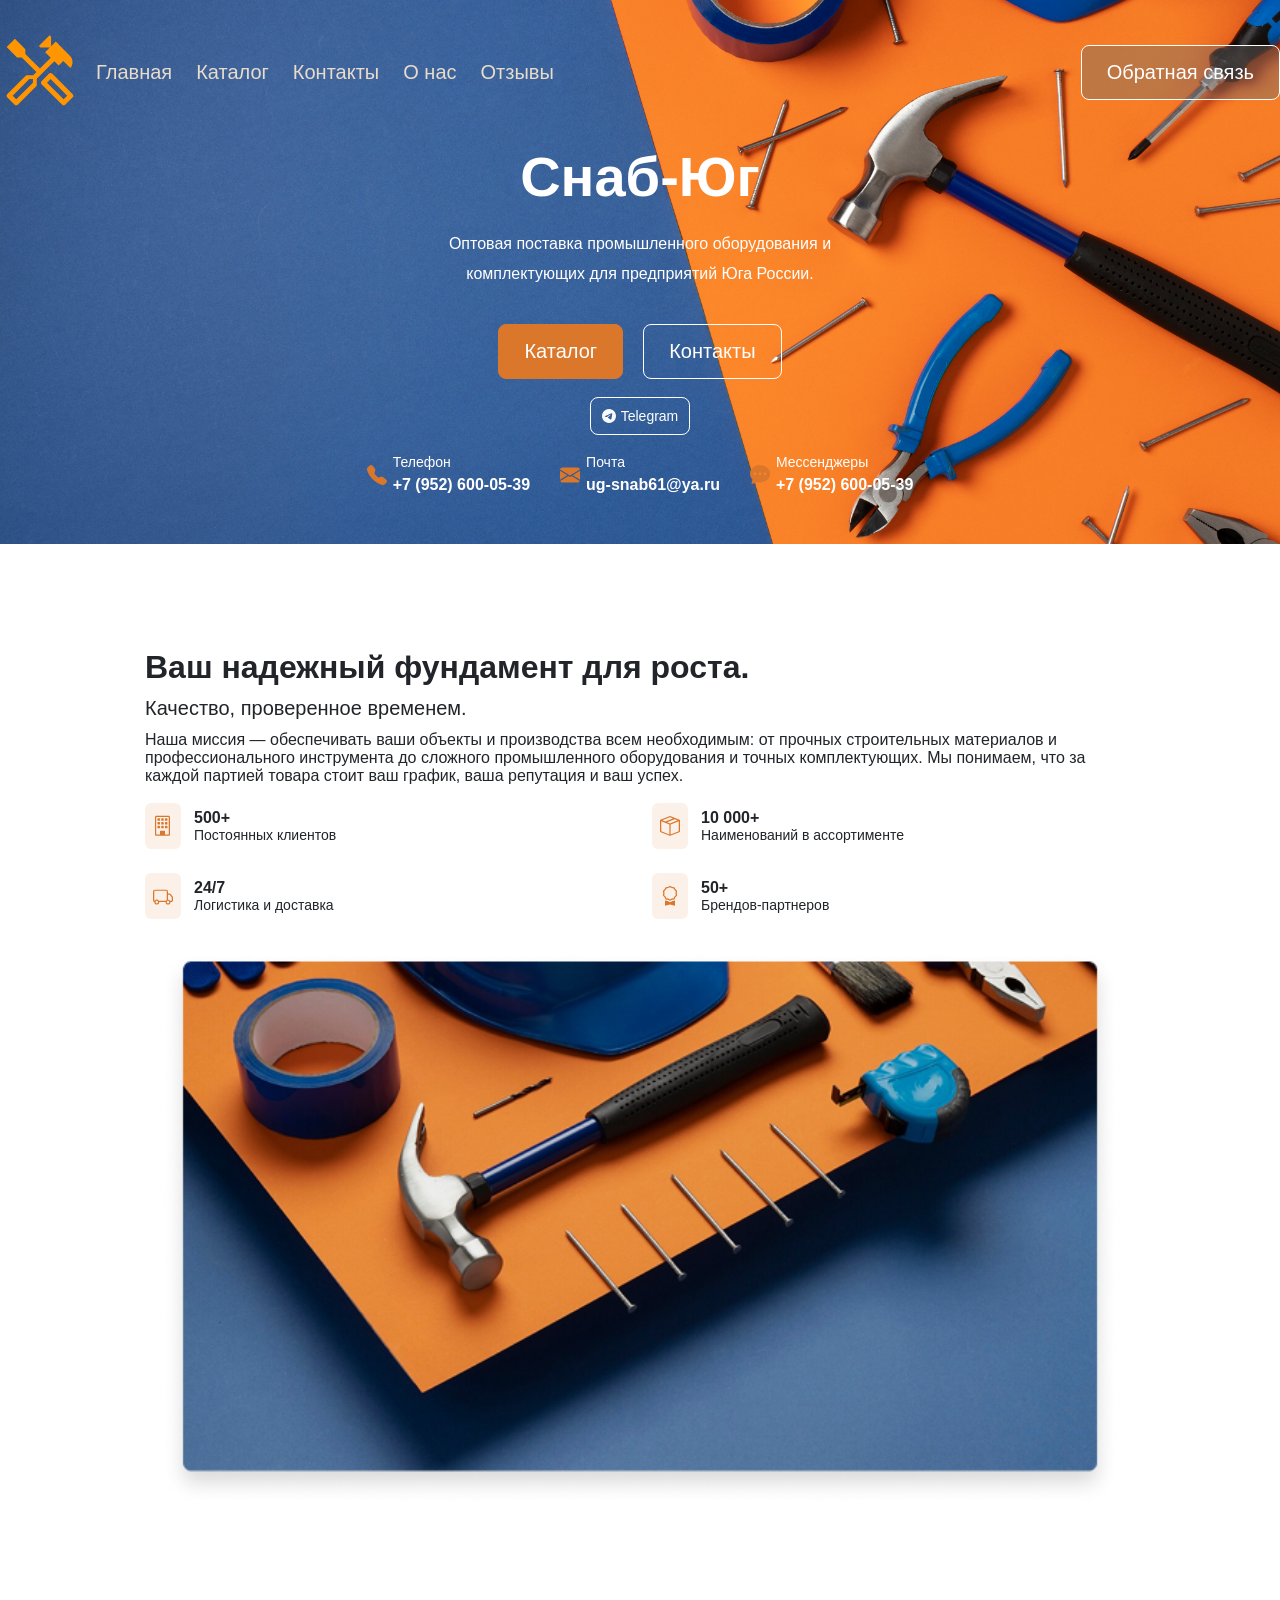
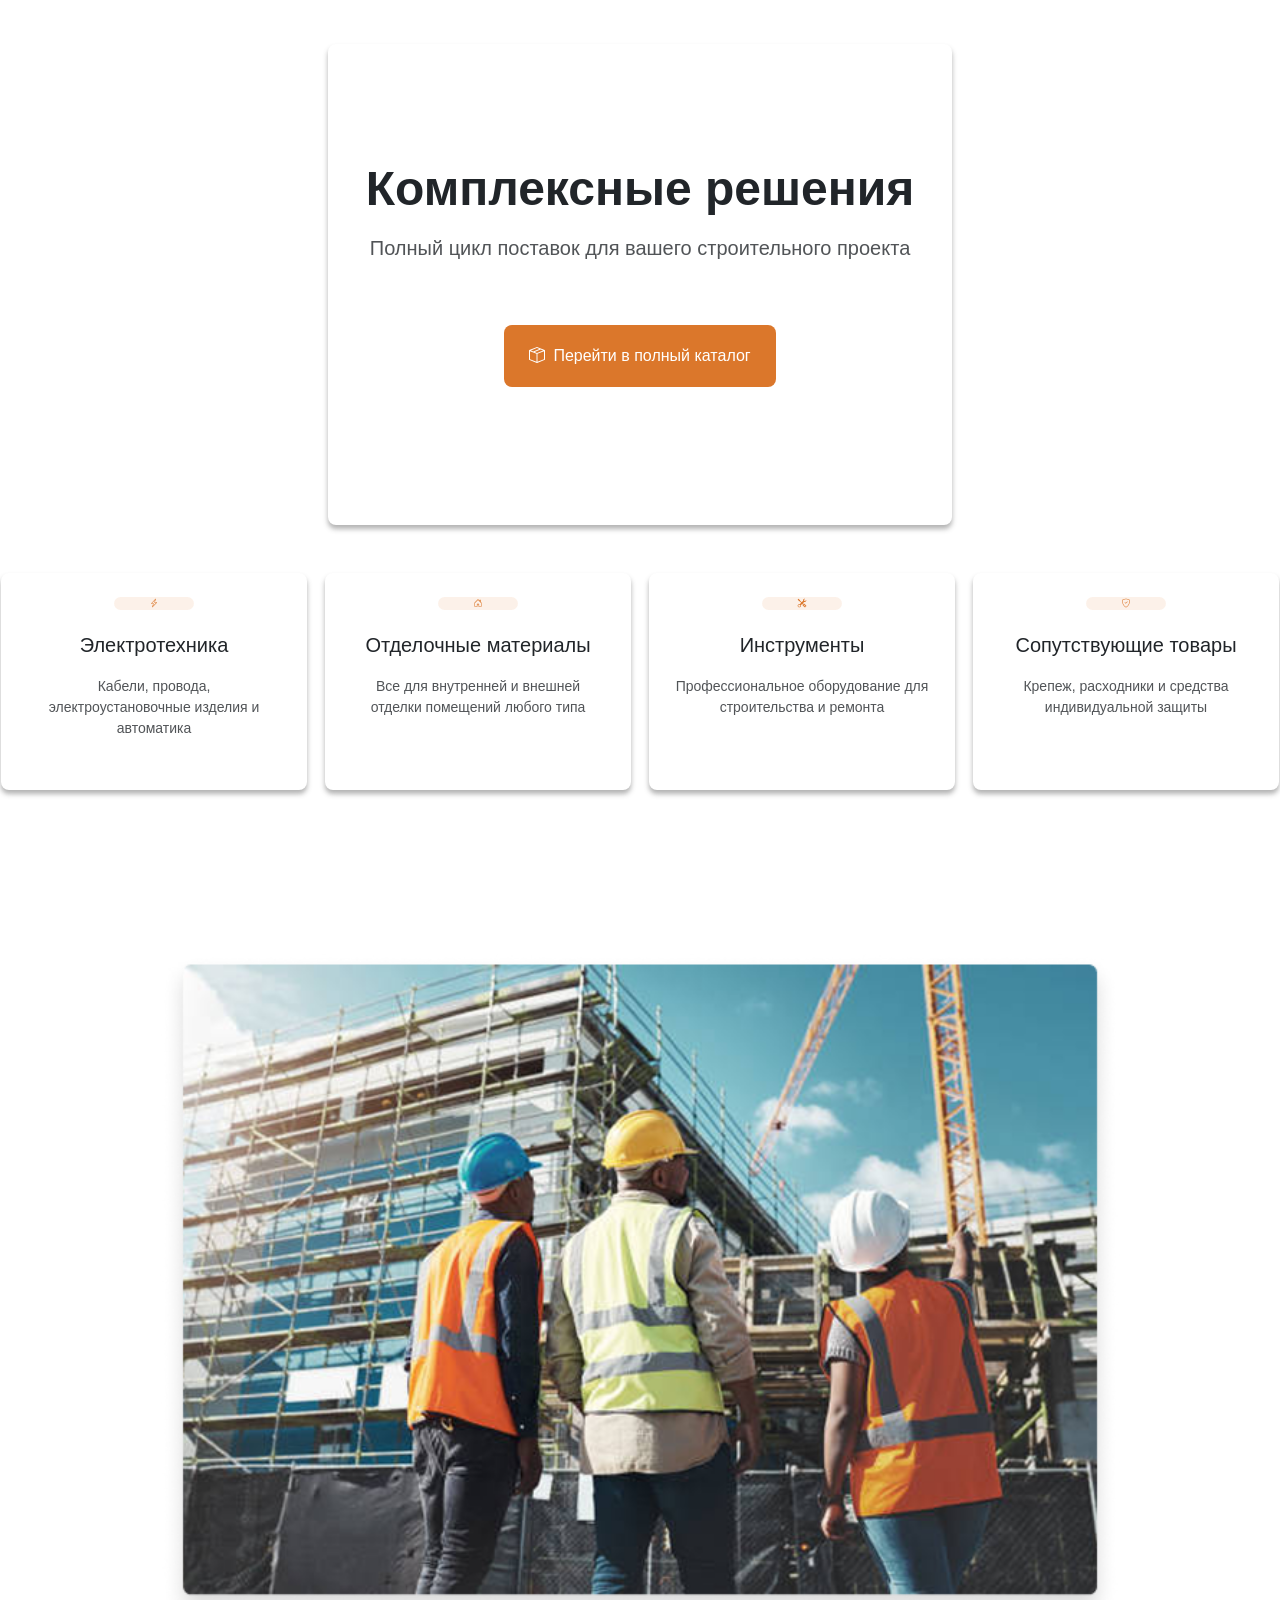
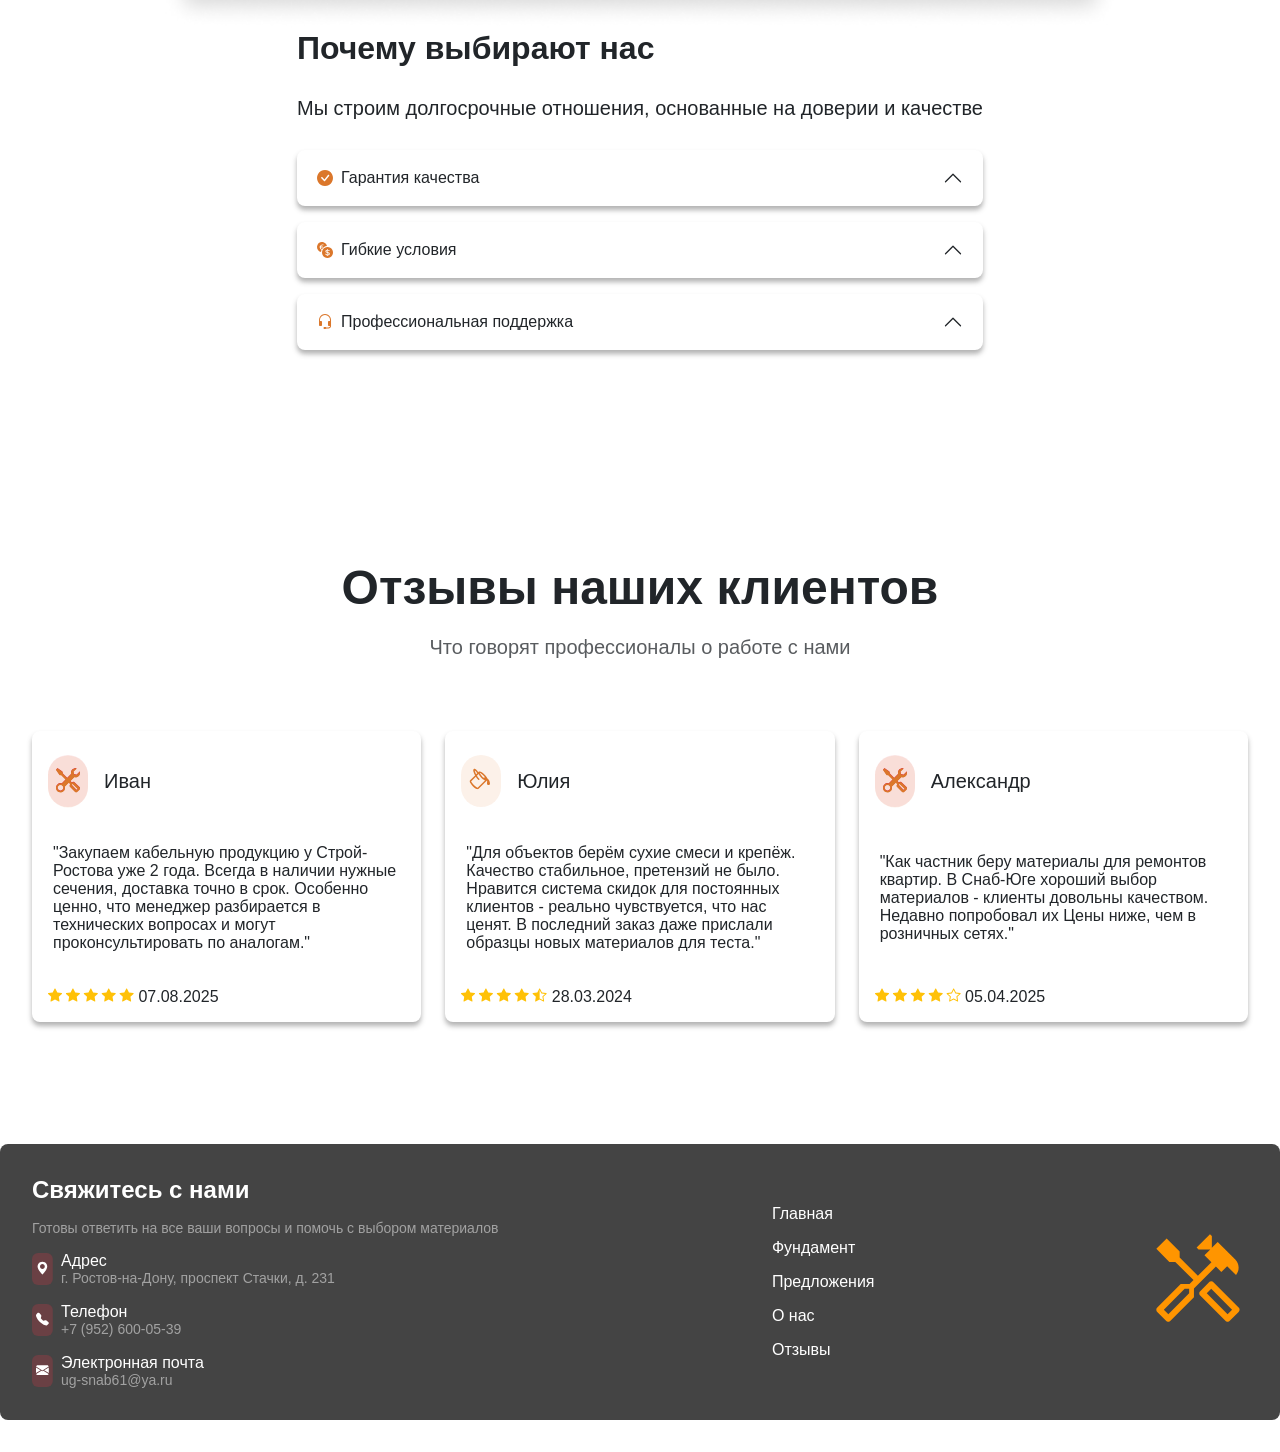
<file: index.html>
<!DOCTYPE html>
<html lang="en">
<head>
    <meta charset="UTF-8">
    <meta name="viewport" content="width=device-width, initial-scale=1.0">
    <meta name="description" content="Оптовая поставка промышленного оборудования и комплектующих для предприятий Юга России.">
    <meta name="keywords" content="оборудование, промышленное оборудование, для предприятий, оборудование для предприятий">
    <link rel="icon" href="./images/favicon.svg" type="image/svg">
    <link rel="stylesheet" href="./style.css">
    <title>Снаб-Юг | Промышленное оборудование и компелектующие</title>
</head>
<body>
    <div class="container">
        <header class="header">
            <a href="#cover" class="logo">
                <img src="./images/logo.svg" alt="logo" class="logo__image">
            </a>
            <nav class="navigation">
                <li class="navigation__item">
                    <a href="#cover" class="navigation__link">Главная</a>
                </li>
                <li class="navigation__item">
                    <a href="./catalog.html" class="navigation__link">Каталог</a>
                </li>
                <li class="navigation__item">
                    <a href="./contacts.html" class="navigation__link">Контакты</a>
                </li>
                <li class="navigation__item">
                    <a href="#about" class="navigation__link">О нас</a>
                </li>
                <li class="navigation__item">
                    <a href="#reviews" class="navigation__link">Отзывы</a>
                </li>
            </nav>
            <button class="header__button">Обратная связь</button>
        </header>
        <section class="cover" id="cover">
            <img src="./images/cover__background.png" alt="backgroundCover" class="cover__background">
            <div class="cover__content">
                <span class="cover__title">Снаб-Юг</span>
                <h2 class="cover__description">
                    Оптовая поставка промышленного оборудования и комплектующих для предприятий Юга России.
                </h2>
                <div class="cover__button">
                    <button class="cover__catalog--btn">Каталог</button>
                    <a href="./contacts.html" class="cover__contacts--btn">Контакты</a>
                </div>
                <div class="cover__messenger">
                    <a href="" class="cover__tg">
                        <img src="./images/cover__tg.svg" alt="tg">
                        <span>Telegram</span>
                    </a>
                    <!-- <a href="" class="cover__ma">
                        <img src="./images/cover__wa.svg" alt="wa">
                        <span>WhatsApp</span>
                    </a> -->
                </div>
                <ul class="cover__contacts">
                    <li class="cover__contacts--item">
                        <img src="./images/cover__phone.svg" alt="phone" class="cover__contacts--phone">
                        <div class="cover__phone--text">
                            <span>Телефон</span>
                            <p>+7 (952) 600-05-39</p>
                        </div>
                    </li>
                    <li class="cover__contacts--item">
                        <img src="./images/cover__email.svg" alt="email" class="cover__contacts--phone">
                        <div class="cover__phone--text">
                            <span>Почта</span>
                            <p>ug-snab61@ya.ru</p>
                        </div>
                    </li>
                    <li class="cover__contacts--item">
                        <img src="./images/cover__messanger.svg" alt="messanger" class="cover__contacts--phone">
                        <div class="cover__phone--text">
                            <span>Мессенджеры</span>
                            <p>+7 (952) 600-05-39</p>
                        </div>
                    </li>
                </ul>
            </div>
        </section>
        <section class="background" id="background">
            <img src="./images/preview-photo-house.png" alt="preview" class="background__image">
            <div class="background__content">
                <div class="background__text">
                    <h1 class="background__title">Ваш надежный фундамент для роста.</h1>
                    <h2 class="background__second">Качество, проверенное временем.</h2>
                    <p class="background__description">Наша миссия — обеспечивать ваши объекты и производства всем необходимым: от прочных строительных материалов и профессионального инструмента до сложного промышленного оборудования и точных комплектующих. Мы понимаем, что за каждой партией товара стоит ваш график, ваша репутация и ваш успех.</p>
                </div>
                <ul class="background__icon">
                    <li class="background__item">
                        <img src="./images/clients.svg" alt="clients" class="background__pic">
                        <div class="background__icon--text">
                            <span>500+</span>
                            <p>Постоянных клиентов</p>
                        </div>
                    </li>
                    <li class="background__item">
                        <img src="./images/naming.svg" alt="box" class="background__pic">
                        <div class="background__icon--text">
                            <span>10 000+</span>
                            <p>Наименований в ассортименте</p>
                        </div>
                    </li>
                    <li class="background__item">
                        <img src="./images/logistic.svg" alt="logistic" class="background__pic">
                        <div class="background__icon--text">
                            <span>24/7</span>
                            <p>Логистика и доставка</p>
                        </div>
                    </li>
                    <li class="background__item">
                        <img src="./images/brands.svg" alt="brands" class="background__pic">
                        <div class="background__icon--text">
                            <span>50+</span>
                            <p>Брендов-партнеров</p>
                        </div>
                    </li>
                </ul>
            </div>
        </section>
        <section class="solutions" id="solutions">
            <div class="solutions__catalog">
                <h1 class="solutions__title">Комплексные решения</h1>
                <h2 class="solutions__second">Полный цикл поставок для вашего строительного проекта</h2>
                <a href="./catalog.html" class="solutions__button">
                    <img src="./images/box.svg" alt="box" class="solutions__icon">
                    <p class="solutions__text">Перейти в полный каталог</p>
                </a>
            </div>
            <ul class="solutions__list">
                <li class="solutions__item" id>
                    <img src="./images/lightning.svg" alt="lightning" class="solutions__pic">
                    <span>Электротехника</span>
                    <p>Кабели, провода,
электроустановочные изделия и
автоматика</p>
                </li>
                <li class="solutions__item">
                    <img src="./images/house.svg" alt="house" class="solutions__pic">
                    <span>Отделочные материалы</span>
                    <p>Все для внутренней и внешней
отделки помещений любого типа</p>
                </li>
                <li class="solutions__item">
                    <img src="./images/pair.svg" alt="pair" class="solutions__pic">
                    <span>Инструменты</span>
                    <p>Профессиональное оборудование для
строительства и ремонта</p>
                </li>
                <li class="solutions__item">
                    <img src="./images/product.svg" alt="product" class="solutions__pic">
                    <span>Сопутствующие товары</span>
                    <p>Крепеж, расходники и средства
индивидуальной защиты</p>
                </li>
            </ul>
        </section>
        <section class="about" id="about">
            <div class="about__text">
                <h1 class="about__title">Почему выбирают нас</h1>
                <h2 class="about__second">Мы строим долгосрочные отношения, основанные на доверии и
качестве</h2>
                <ul class="about__list">
                    <li class="about__item noactive" id="item__first">
                        <img src="./images/quality.svg" alt="quality" class="about__item--icon">
                        <p class="about__item--title">Гарантия качества</p>
                        <img src="./images/arrow.svg" alt="" class="about__item--arrow">
                        <span class="about__item--dialog dialog__noactive">Все материалы проходят многоступенчатый контроль качества. Мы работаем
только с проверенными производителями и предоставляем полный пакет
документов.</span>
                    </li>
                    <li class="about__item noactive" id="item__second">
                        <img src="./images/pay.svg" alt="pay" class="about__item--icon">
                        <p class="about__item--title">Гибкие условия</p>
                        <img src="./images/arrow.svg" alt="" class="about__item--arrow">
                        <span class="about__item--dialog dialog__noactive">Наши банки-партнеры выдают кредиты для решения ваших задач. Мы сотрудничаем с более 20 банками по всей России.</span>
                    </li>
                    <li class="about__item noactive" id="item__three">
                        <img src="./images/support.svg" alt="support" class="about__item--icon">
                        <p class="about__item--title">Профессиональная поддержка</p>
                        <img src="./images/arrow.svg" alt="" class="about__item--arrow">
                        <span class="about__item--dialog dialog__noactive">Наши менеджеры на связи 24/7, что позволяет вам задавать вопрос нам в любое время. Мы ответим вам в течении 10 минут.</span>
                    </li>
                </ul>
            </div>
            <img src="./images/image__about.png" alt="about" class="about__image">
        </section>
        <section class="reviews" id="reviews">
            <h1 class="reviews__title">Отзывы наших клиентов</h1>
            <h2 class="reviews__second">Что говорят профессионалы о работе с нами</h2>
            <ul class="reviews__list">
                <li class="reviews__item">
                    <div class="reviews__head">
                        <img class="reviews__item--head" src="./images/reviews2.svg" alt="icon">
                        <span>Иван</span>
                    </div>
                    <p class="reviews__item--description">"Закупаем кабельную продукцию у Строй-
Ростова уже 2 года. Всегда в наличии нужные
сечения, доставка точно в срок. Особенно
ценно, что менеджер разбирается в технических
вопросах и могут проконсультировать по
аналогам."</p>
                    <div class="reviews__item--rating">
                        <img src="./images/rating1.svg" alt="" class="rating__icon">
                        <span>07.08.2025</span>
                    </div>
                </li>
                <li class="reviews__item">
                    <div class="reviews__head">
                        <img class="reviews__item--head" src="./images/reviews3.svg" alt="icon">
                        <span>Юлия</span>
                    </div>
                    <p class="reviews__item--description">"Для объектов берём сухие смеси и крепёж.
Качество стабильное, претензий не было.
Нравится система скидок для постоянных
клиентов - реально чувствуется, что нас ценят. В
последний заказ даже прислали образцы новых
материалов для теста."</p>
                    <div class="reviews__item--rating">
                        <img src="./images/rating2.svg" alt="" class="rating__icon">
                        <span>28.03.2024</span>
                    </div>
                </li>
                <li class="reviews__item">
                    <div class="reviews__head">
                        <img class="reviews__item--head" src="./images/reviews2.svg" alt="icon">
                        <span>Александр</span>
                    </div>
                    <p class="reviews__item--description">"Как частник беру материалы для ремонтов
квартир. В Снаб-Юге хороший выбор
материалов - клиенты довольны качеством.
Недавно попробовал их Цены ниже, чем в
розничных сетях."</p>
                    <div class="reviews__item--rating">
                        <img src="./images/rating3.svg" alt="" class="rating__icon">
                        <span>05.04.2025</span>
                    </div>
                </li>
            </ul>
        </section>
        <footer class="footer">
            <ul class="footer__content">
                <li class="footer__contacts">
                    <h4 class="footer__contacts--title">Свяжитесь с нами</h4>
                    <p class="footer__contacts--second">Готовы ответить на все ваши вопросы и помочь с выбором материалов</p>
                    <ul class="footer__contacts--list">
                        <li class="contacts__item">
                            <img src="./images/map.svg" alt="icon">
                            <div class="contacts__item--text">
                                <span class="contacts__item--title">Адрес</span>
                                <p class="contacts__item--second">г. Ростов-на-Дону, проспект Стачки, д. 231</p>
                            </div>
                        </li>
                        <li class="contacts__item">
                            <img src="./images/phone.svg" alt="icon">
                            <div class="contacts__item--text">
                                <span class="contacts__item--title">Телефон</span>
                                <p class="contacts__item--second">+7 (952) 600-05-39</p>
                            </div>
                        </li>
                        <li class="contacts__item">
                            <img src="./images/email.svg" alt="icon">
                            <div class="contacts__item--text">
                                <span class="contacts__item--title">Электронная почта</span>
                                <p class="contacts__item--second">ug-snab61@ya.ru</p>
                            </div>
                        </li>
                    </ul>
                </li>
                <li class="footer__navigation">
                    <ul class="footer__navigation--list">
                        <li class="footer__navigation--item">
                            <a href="#cover" class="footer__navigation--link">Главная</a>
                        </li>
                        <li class="footer__navigation--item">
                            <a href="#background" class="footer__navigation--link">Фундамент</a>
                        </li>
                        <li class="footer__navigation--item">
                            <a href="#solutions" class="footer__navigation--link">Предложения</a>
                        </li>
                        <li class="footer__navigation--item">
                            <a href="#about" class="footer__navigation--link">О нас</a>
                        </li>
                        <li class="footer__navigation--item">
                            <a href="#reviews" class="footer__navigation--link">Отзывы</a>
                        </li>
                    </ul>
                </li>
                <li class="footer__logo">
                    <img src="./images/logo.svg" alt="logo">
                </li>
            </ul>
        </footer>
    </div>
    <div class="window">
        <div class="modalWindow">
            <div class="modal__close">
                <div class="modal__close-f"></div>
                <div class="modal__close-s"></div>
            </div>
            <div class="modal__content">
            </div>
        </div>
    </div>
    <script src="./app.js" defer></script>
</body>
</html>
</file>
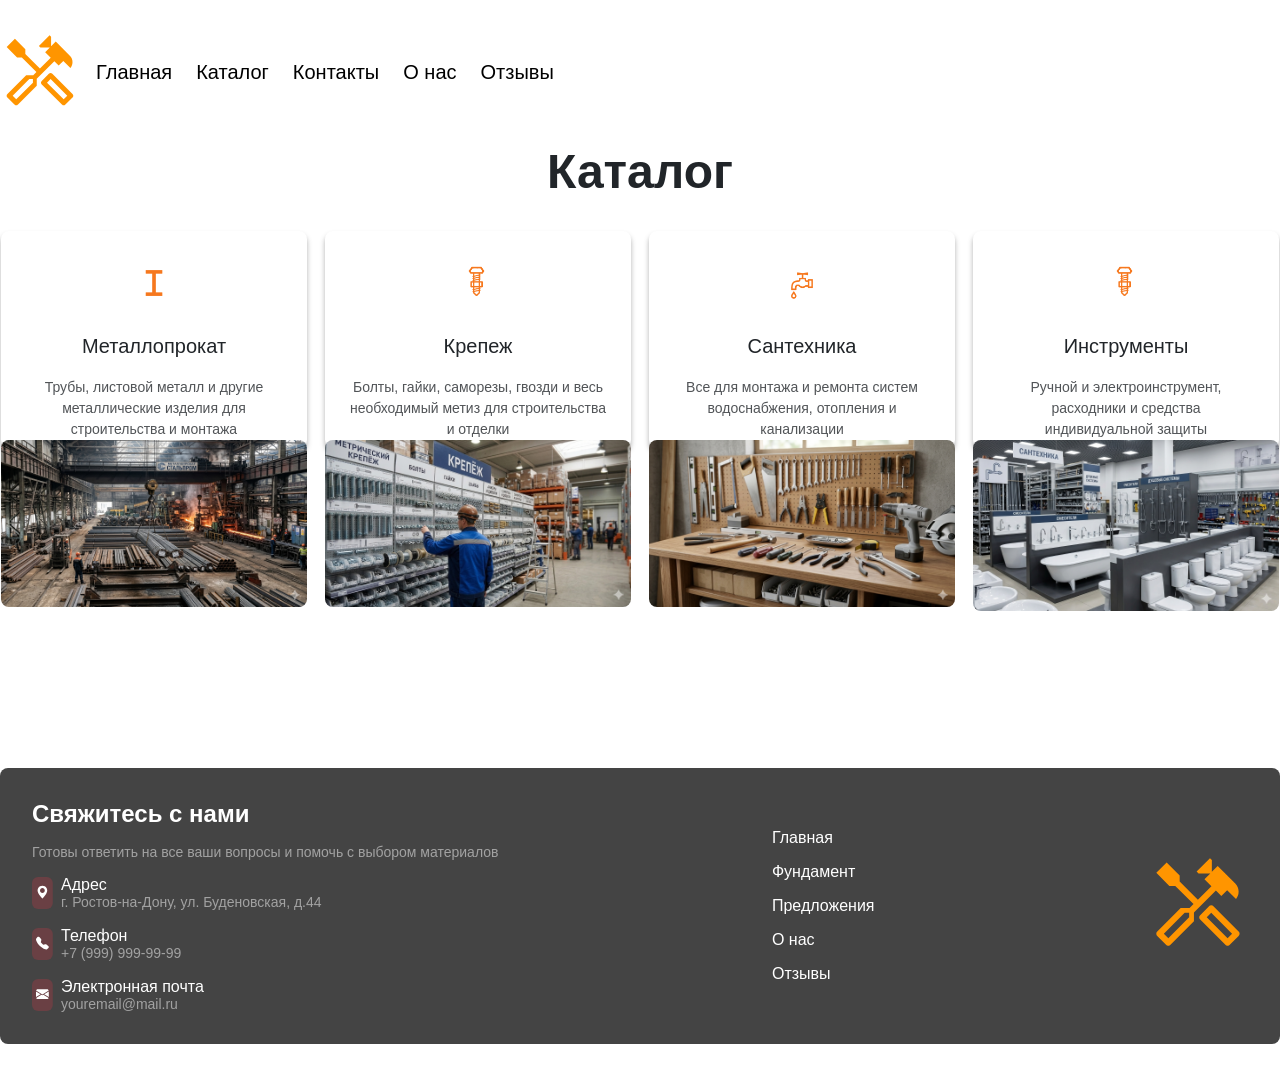
<file: catalog.html>
<!DOCTYPE html>
<html lang="en">
<head>
    <meta charset="UTF-8">
    <meta name="viewport" content="width=device-width, initial-scale=1.0">
    <meta name="description" content="Оптовая поставка промышленного оборудования и комплектующих для предприятий Юга России.">
    <meta name="keywords" content="оборудование, промышленное оборудование, для предприятий, оборудование для предприятий">
    <link rel="icon" href="./images/favicon.svg" type="image/svg">
    <link rel="stylesheet" href="./style.css">
    <title>Снаб-Юг | Промышленное оборудование и компелектующие</title>
    <style>
        body {
            background: #fff !important;
        }
        .navigation__item > a {
            color: black !important;
        }

    </style>
</head>
<body class="contacts__body">
    <div class="container">
        <header class="header">
            <a href="./index.html" class="logo">
                <img src="./images/logo.svg" alt="logo" class="logo__image">
            </a>
            <nav class="navigation">
                <li class="navigation__item">
                    <a href="./index.html" class="navigation__link">Главная</a>
                </li>
                <li class="navigation__item">
                    <a href="./catalog.html" class="navigation__link">Каталог</a>
                </li>
                <li class="navigation__item">
                    <a href="./contacts.html" class="navigation__link">Контакты</a>
                </li>
                <li class="navigation__item">
                    <a href="#about" class="navigation__link">О нас</a>
                </li>
                <li class="navigation__item">
                    <a href="#reviews" class="navigation__link">Отзывы</a>
                </li>
            </nav>
        </header>
        <main class="main__catalog">
            <h2 class="main__catalog--title">Каталог</h2>
            <ul class="solutions__list main__catalog--list">
                <li class="solutions__item" id="engineering">
                    <img src="./images/35e488ee005c6443a5782f1bc0c8f3d0d4362e62.png" alt="lightning" class="solutions__pic">
                    <span>Металлопрокат</span>
                    <p>Трубы, листовой металл и другие металлические изделия для строительства и монтажа</p>
                    <img src="./images/2c24bea2def4f4499c970ba7d2aaac4cb7728e9a.png" alt="" class="background__item--catalog">
                </li>
                <li class="solutions__item" id="finishing">
                    <img src="./images/5b80e2fce5b586c8105e19b86a73bccbb87083da.png" alt="house" class="solutions__pic">
                    <span>Крепеж</span>
                    <p>Болты, гайки, саморезы, гвозди и весь необходимый метиз для строительства и отделки</p>
                    <img src="./images/7200371798d9098a8520d10c36f1331f17b5f789.png" alt="" class="background__item--catalog">
                </li>
                <li class="solutions__item" id="tool">
                    <img src="./images/9d6946be3f2d1f1542d12e21d8c666f2435586be.png" alt="pair" class="solutions__pic">
                    <span>Сантехника</span>
                    <p>Все для монтажа и ремонта систем водоснабжения, отопления и канализации</p>
                    <img src="./images/b6fd35373a6c6b19a0d5aaa25ac018c22f1d0f0a.png" alt="" class="background__item--catalog">
                </li>
                <li class="solutions__item" id="goods">
                    <img src="./images/5b80e2fce5b586c8105e19b86a73bccbb87083da.png" alt="product" class="solutions__pic">
                    <span>Инструменты</span>
                    <p>Ручной и электроинструмент, расходники и средства
индивидуальной защиты</p>
                        <img src="./images/b64c140db798a069a98c68287da63b2d47f43111.png" alt="" class="background__item--catalog">
                </li>
            </ul>
        </main>
        <footer class="footer">
            <ul class="footer__content">
                <li class="footer__contacts">
                    <h4 class="footer__contacts--title">Свяжитесь с нами</h4>
                    <p class="footer__contacts--second">Готовы ответить на все ваши вопросы и помочь с выбором материалов</p>
                    <ul class="footer__contacts--list">
                        <li class="contacts__item">
                            <img src="./images/map.svg" alt="icon">
                            <div class="contacts__item--text">
                                <span class="contacts__item--title">Адрес</span>
                                <p class="contacts__item--second">г. Ростов-на-Дону, ул. Буденовская, д.44</p>
                            </div>
                        </li>
                        <li class="contacts__item">
                            <img src="./images/phone.svg" alt="icon">
                            <div class="contacts__item--text">
                                <span class="contacts__item--title">Телефон</span>
                                <p class="contacts__item--second">+7 (999) 999-99-99</p>
                            </div>
                        </li>
                        <li class="contacts__item">
                            <img src="./images/email.svg" alt="icon">
                            <div class="contacts__item--text">
                                <span class="contacts__item--title">Электронная почта</span>
                                <p class="contacts__item--second">youremail@mail.ru</p>
                            </div>
                        </li>
                    </ul>
                </li>
                <li class="footer__navigation">
                    <ul class="footer__navigation--list">
                        <li class="footer__navigation--item">
                            <a href="#cover" class="footer__navigation--link">Главная</a>
                        </li>
                        <li class="footer__navigation--item">
                            <a href="#background" class="footer__navigation--link">Фундамент</a>
                        </li>
                        <li class="footer__navigation--item">
                            <a href="#solutions" class="footer__navigation--link">Предложения</a>
                        </li>
                        <li class="footer__navigation--item">
                            <a href="#about" class="footer__navigation--link">О нас</a>
                        </li>
                        <li class="footer__navigation--item">
                            <a href="#reviews" class="footer__navigation--link">Отзывы</a>
                        </li>
                    </ul>
                </li>
                <li class="footer__logo">
                    <img src="./images/logo.svg" alt="logo">
                </li>
            </ul>
        </footer>
    </div>
    <div class="window">
        <div class="modalWindow">
            <div class="modal__close">
                <div class="modal__close-f"></div>
                <div class="modal__close-s"></div>
            </div>
            <div class="modal__content">
            </div>
        </div>
    </div>
    <script>

        const modalGoods = `
    <ul class="goods__list">
        <li class="goods__item"><img src="./images/logo.svg" alt=""><span class="title">Tool Name</span><p>2190p</p></li>
        <li class="goods__item"><img src="./images/logo.svg" alt=""><span class="title">Tool Name</span><p>2190p</p></li>
        <li class="goods__item"><img src="./images/logo.svg" alt=""><span class="title">Tool Name</span><p>2190p</p></li>
        <li class="goods__item"><img src="./images/logo.svg" alt=""><span class="title">Tool Name</span><p>2190p</p></li>
        <li class="goods__item"><img src="./images/logo.svg" alt=""><span class="title">Tool Name</span><p>2190p</p></li>
        <li class="goods__item"><img src="./images/logo.svg" alt=""><span class="title">Tool Name</span><p>2190p</p></li>
        <li class="goods__item"><img src="./images/logo.svg" alt=""><span class="title">Tool Name</span><p>2190p</p></li>
        <li class="goods__item"><img src="./images/logo.svg" alt=""><span class="title">Tool Name</span><p>2190p</p></li>
        <li class="goods__item"><img src="./images/logo.svg" alt=""><span class="title">Tool Name</span><p>2190p</p></li>
        <li class="goods__item"><img src="./images/logo.svg" alt=""><span class="title">Tool Name</span><p>2190p</p></li>
        <li class="goods__item"><img src="./images/logo.svg" alt=""><span class="title">Tool Name</span><p>2190p</p></li>
        <li class="goods__item"><img src="./images/logo.svg" alt=""><span class="title">Tool Name</span><p>2190</p></li>
    </ul>  
        `;

        const backgroundModal = document.querySelector('.window');
const modal = document.querySelector('.modalWindow');
const modalClose = document.querySelector('.modal__close');
const modalContent = document.querySelector('.modal__content');

        const catalogEngineer = document.querySelector('#engineering');
        const catalogFinish = document.querySelector('#finishing');
        const catalogTool = document.querySelector('#tool');
        const catalogGoods = document.querySelector('#goods');

        const dropEngineer = (event) => {
            render(modalGoods)
        }

        const dropFinish = (event) => {
            render(modalGoods)
        }

        const dropTool = (event) => {
            render(modalGoods)
        }

        const dropGoods = (event) => {
            render(modalGoods)
        }

        const closeModal = (event) => {
    if (event.target.className === 'modal__close') {
        render('close');
    }
};

        const render = (element) => {
            backgroundModal.style.display = 'flex';
            if (element === 'close') {
                backgroundModal.style.display = 'none';
            }
            modalContent.innerHTML = element;
        }


        const clistenClose = modalClose.addEventListener('click', closeModal);
        const listenEngineer = catalogEngineer.addEventListener('click', dropEngineer);
        const listenFinish = catalogFinish.addEventListener('click', dropFinish);
        const listenTool = catalogTool.addEventListener('click', dropTool);
        const listenGoods = catalogGoods.addEventListener('click', dropGoods);

    </script>
</body>
</html>
</file>
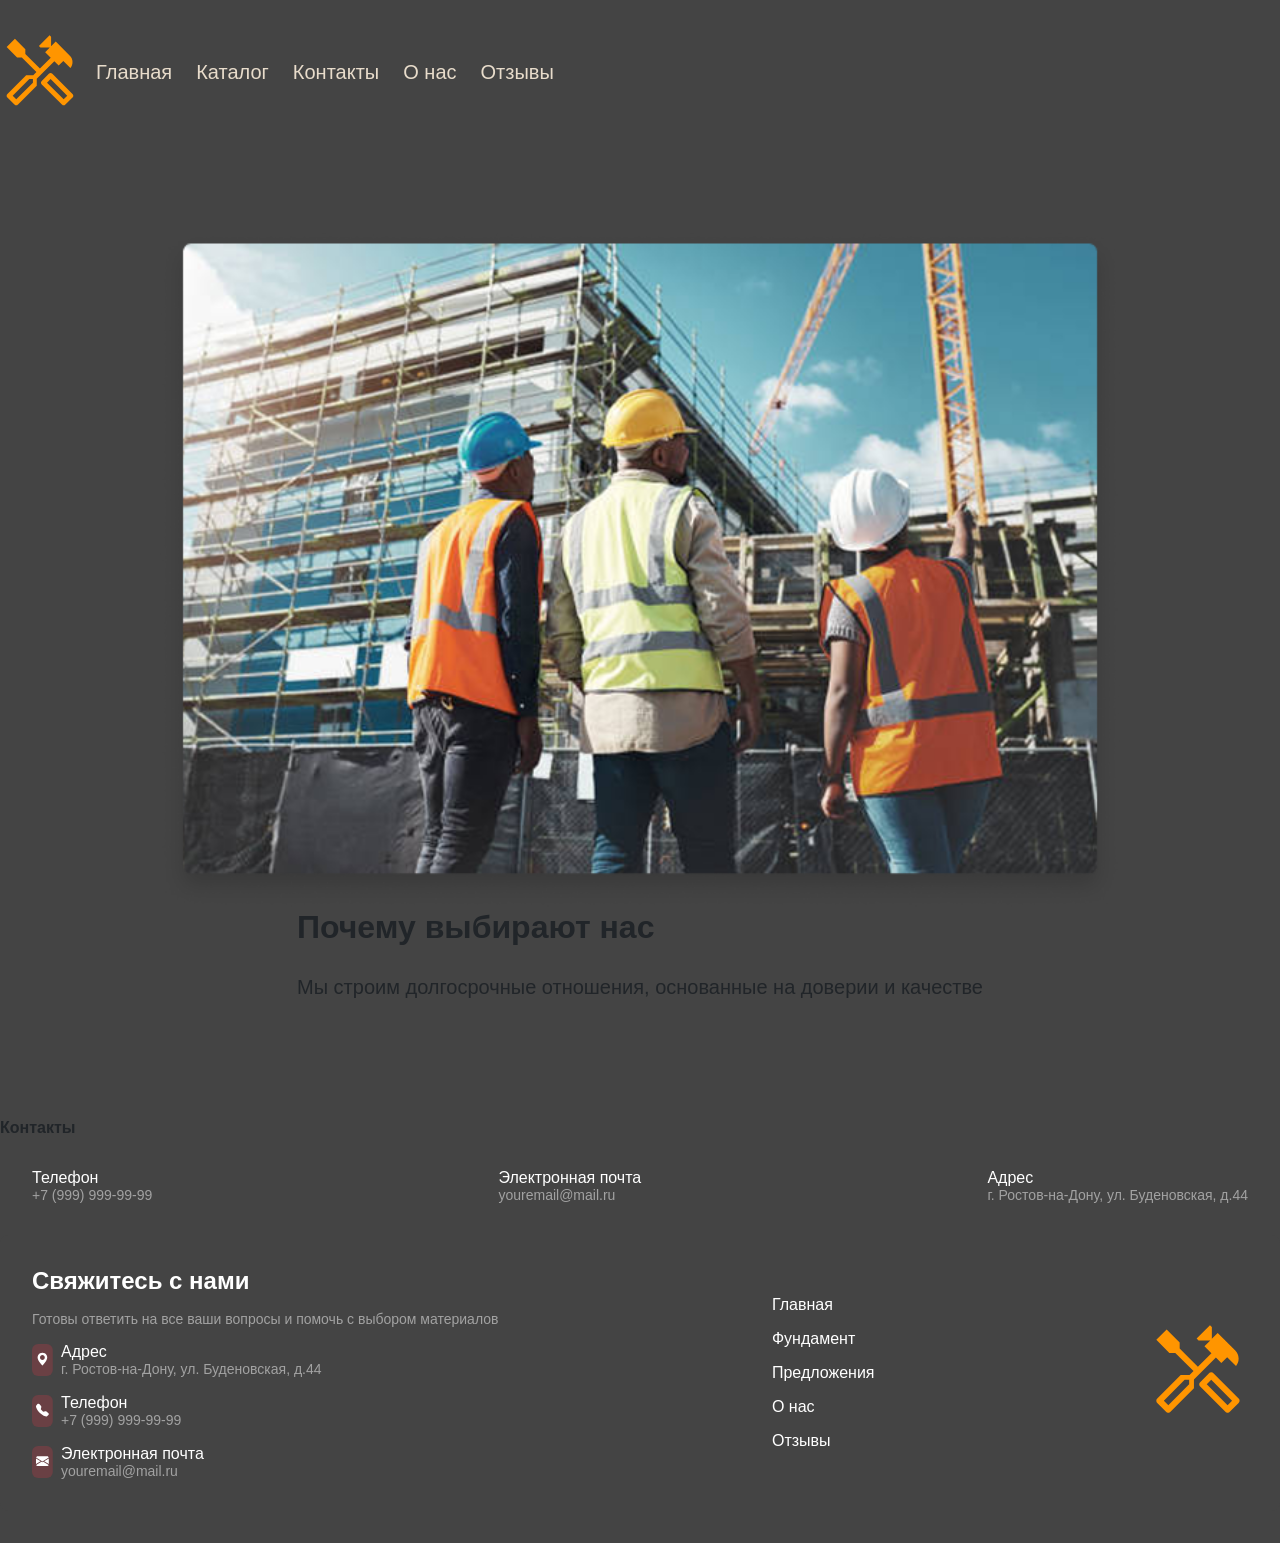
<file: contacts.html>
<!DOCTYPE html>
<html lang="en">
<head>
    <meta charset="UTF-8">
    <meta name="viewport" content="width=device-width, initial-scale=1.0">
    <meta name="description" content="Оптовая поставка промышленного оборудования и комплектующих для предприятий Юга России.">
    <meta name="keywords" content="оборудование, промышленное оборудование, для предприятий, оборудование для предприятий">
    <link rel="icon" href="./images/favicon.svg" type="image/svg">
    <link rel="stylesheet" href="./style.css">
    <title>Снаб-Юг | Промышленное оборудование и компелектующие</title>
</head>
<body class="contacts__body">
    <div class="container">
        <header class="header">
            <a href="./index.html" class="logo">
                <img src="./images/logo.svg" alt="logo" class="logo__image">
            </a>
            <nav class="navigation">
                <li class="navigation__item">
                    <a href="./index.html" class="navigation__link">Главная</a>
                </li>
                <li class="navigation__item">
                    <a href="./catalog.html" class="navigation__link">Каталог</a>
                </li>
                <li class="navigation__item">
                    <a href="./contacts.html" class="navigation__link">Контакты</a>
                </li>
                <li class="navigation__item">
                    <a href="#about" class="navigation__link">О нас</a>
                </li>
                <li class="navigation__item">
                    <a href="#reviews" class="navigation__link">Отзывы</a>
                </li>
            </nav>
        </header>
        <main class="main">
            <section class="about" id="about">
            <div class="about__text">
                <h1 class="about__title">Почему выбирают нас</h1>
                <h2 class="about__second">Мы строим долгосрочные отношения, основанные на доверии и
качестве</h2>
            </div>
            <img src="./images/image__about.png" alt="about" class="about__image">
        </section>
            <section class="main__contact">
                <h2 class="main__contact--title">Контакты</h2>
                <ul class="main__contact--content">
                   <li class="contact__content">
                    <div class="contacts__item--text">
                                <span class="contacts__item--title">Телефон</span>
                                <p class="contacts__item--second">+7 (999) 999-99-99</p>
                            </div>
                   </li>
                   <li class="contact__content">
                    <div class="contacts__item--text">
                                <span class="contacts__item--title">Электронная почта</span>
                                <p class="contacts__item--second">youremail@mail.ru</p>
                            </div>
                   </li>
                   <li class="contact__content">
                    <div class="contacts__item--text">
                                <span class="contacts__item--title">Адрес</span>
                                <p class="contacts__item--second">г. Ростов-на-Дону, ул. Буденовская, д.44</p>
                            </div>
                   </li> 
                </ul>
            </section>
        </main>
        <footer class="footer">
            <ul class="footer__content">
                <li class="footer__contacts">
                    <h4 class="footer__contacts--title">Свяжитесь с нами</h4>
                    <p class="footer__contacts--second">Готовы ответить на все ваши вопросы и помочь с выбором материалов</p>
                    <ul class="footer__contacts--list">
                        <li class="contacts__item">
                            <img src="./images/map.svg" alt="icon">
                            <div class="contacts__item--text">
                                <span class="contacts__item--title">Адрес</span>
                                <p class="contacts__item--second">г. Ростов-на-Дону, ул. Буденовская, д.44</p>
                            </div>
                        </li>
                        <li class="contacts__item">
                            <img src="./images/phone.svg" alt="icon">
                            <div class="contacts__item--text">
                                <span class="contacts__item--title">Телефон</span>
                                <p class="contacts__item--second">+7 (999) 999-99-99</p>
                            </div>
                        </li>
                        <li class="contacts__item">
                            <img src="./images/email.svg" alt="icon">
                            <div class="contacts__item--text">
                                <span class="contacts__item--title">Электронная почта</span>
                                <p class="contacts__item--second">youremail@mail.ru</p>
                            </div>
                        </li>
                    </ul>
                </li>
                <li class="footer__navigation">
                    <ul class="footer__navigation--list">
                        <li class="footer__navigation--item">
                            <a href="#cover" class="footer__navigation--link">Главная</a>
                        </li>
                        <li class="footer__navigation--item">
                            <a href="#background" class="footer__navigation--link">Фундамент</a>
                        </li>
                        <li class="footer__navigation--item">
                            <a href="#solutions" class="footer__navigation--link">Предложения</a>
                        </li>
                        <li class="footer__navigation--item">
                            <a href="#about" class="footer__navigation--link">О нас</a>
                        </li>
                        <li class="footer__navigation--item">
                            <a href="#reviews" class="footer__navigation--link">Отзывы</a>
                        </li>
                    </ul>
                </li>
                <li class="footer__logo">
                    <img src="./images/logo.svg" alt="logo">
                </li>
            </ul>
        </footer>
    </div>
    <div class="window">
        <div class="modalWindow">
            <div class="modal__close">
                <div class="modal__close-f"></div>
                <div class="modal__close-s"></div>
            </div>
            <div class="modal__content">
            </div>
        </div>
    </div>
    <script src="./app.js"></script>
</body>
</html>
</file>
<file: style.css>
@import url('https://fonts.googleapis.com/css2?family=Fira+Sans:ital,wght@0,100;0,200;0,300;0,400;0,500;0,600;0,700;0,800;0,900;1,100;1,200;1,300;1,400;1,500;1,600;1,700;1,800;1,900&family=Montserrat:ital,wght@0,100..900;1,100..900&family=Oswald:wght@200..700&family=Pacifico&family=Playwrite+US+Trad+Guides&family=Roboto:ital,wght@0,100..900;1,100..900&family=Source+Code+Pro:ital,wght@0,200..900;1,200..900&family=Space+Mono:ital,wght@0,400;0,700;1,400;1,700&family=Work+Sans:ital,wght@0,100..900;1,100..900&display=swap');

:root {
  --beige: #e8dccb;
  --light-beige: #f5f0ea;
  --gray: #b5b5b5;
  --dark-gray: #444;
  --orange: #DB772B;
  --black: #212529;
  --white: #fff;
  --h-title: 48px;
  --hw-title: 800;
  --f-title: 32px;
  --fw-title: 700;
  --s-title: 20px;
  --sw-title: 400;
  --description: 16px;
  --w-description: 300;
  --p: 13px;
  --all-text: 'Roboto', sans-serif;
}

*, *::after, *::before {
    box-sizing: border-box;
    padding: 0;
    margin: 0;
    font-size: var(--description);
    font-family: sans-serif;
    border: none;
    border-radius: none;
    outline: none;
    text-decoration: none;
    color: var(--black);
    list-style-type: none;
}

.header {
    display: flex;
    justify-content: space-between;
    align-items: center;
    && > .logo {
        display: flex;
        align-items: center;
        && > img {
            width: 5rem;
            margin-right: .5rem;
        }
        && > span {
            text-wrap: nowrap;
            font-size: 40px;
            color: var(--beige);
            font-weight: 600;
        }
    }
    .navigation {
        display: flex;
        gap: .5rem;
        margin-right: auto;
        && > li > a {
            font-size: var(--s-title);
            color: var(--beige);
        }
    }
}

.navigation__item {
    position: relative;
    padding: 0 .5rem;
    transition: .3s;
}

.navigation__item::after {
    content: '';
    background: var(--light-beige);
    width: 100%;
    height: 130px;
    position: absolute;
    top: -12.5rem;
    left: 0;
    z-index: -1;
    border-radius: .2rem;
    box-shadow: 0px 1px 5px 1px;
    transition: .3s;
}

.navigation__link {
    color: var(--black);
    transition: .4s;
}

.navigation__item:hover {
    cursor: pointer;
    && > .navigation__link {
        color: var(--black);
    }
    &&::after {
        top: -6rem;
    }
}

.header__button {
    padding: 15px 25px;
    background: #6e6e6e69;
    border: 1px solid var(--white);
    border-radius: 8px;
    color: var(--white);
    transition: .3s;
    font-size: var(--s-title);
    font-weight: var(--sw-title);
}

.header__button:hover {
    background: var(--white);
    color: var(--black);
    border: 1px solid var(--black);
    cursor: pointer;
}

.container {
    width: 1320px;
    margin: 0 auto;
    padding: 2rem 0;
}

body {
    position: relative;
}

.cover__content {
    display: flex;
    flex-direction: column;
    gap: 20px;
    margin-top: 2rem;
}

.cover__background {
    position: absolute;
    top: 0;
    left: 0;
    z-index: -5;
    width: 100%;
    height: 544px;
    object-fit: cover;
}

.cover__title {
    font-size: 56px;
    color: var(--white);
    font-weight: var(--hw-title);
}

.cover__description {
    font-size: var(--sw-title);
    color: var(--white);
    font-weight: var(--w-description);
    width: 486px;
    line-height: 30px;
    margin-bottom: 15px;
}

.solution__link {
    display: flex;
    flex-direction: column;
    gap: 2remsolution__link;
}

.cover__button {
    display: flex;
    gap: 20px;
    align-items: center;
    position: relative;
    && > a, button {
        padding: 15px 25px;
        color: var(--white);
        background: none;
        border: 1px solid var(--white);
        border-radius: 8px;
        font-size: var(--s-title);
        font-weight: var(--sw-title);
        transition: .3s;
    }
    /* && > input {
        padding: 15px 35px 15px 20px;
        background: #ffffff00;
        border: 1px solid var(--white);
        border-radius: 8px;
        font-size: var(--s-title);
        font-weight: var(--sw-title);
        color: var(--white);
        position: relative;
        display: flex;
        flex-direction: row;
        align-items: center;
        &&::placeholder {
            color: var(--white);
            font-weight: var(--sw-title);
            font-size: var(--s-title);
        }
    } */
}

.cover__button > button.cover__catalog--btn {
    background: var(--orange);
    border: 1px solid var(--orange);
}

.cover__button > button.cover__catalog--btn:hover {
    cursor: pointer;
    background: none;
    border: 1px solid var(--white);
}

.cover__button > a.cover__contacts--btn:hover {
    background: var(--orange);
    border: 1px solid var(--orange);
}

/* .cover__button::before {
    content: '';
    background: url(./images/cover__search.svg);
    position: absolute;
    width: 20px;
    height: 20px;
    display: block;
    left: 37rem;
    background-repeat: no-repeat;
    background-size: contain;
    z-index: 2;
    transition: 0.3s;
} */

.cover__messenger {
    display: flex;
    flex-direction: row;
    align-items: center;
    gap: 20px;
    height: 33px;
    && > a {
        padding: 10px 11px;
        border: 1px solid var(--white);
        border-radius: 8px;
        display: flex;
        gap: 5px;
        && > img {
            width: 14px;
        }
        && > span {
            color: var(--white);
            font-size: 14px;
            font-weight: var(--sw-title);
        }
    }
}

.cover__contacts {
    display: flex;
    gap: 30px;
    align-items: center;
}

.cover__contacts--item {
    display: flex;
    align-items: center;
    gap: 6px;
    && > img {
        width: 20px;
    }
}

.cover__phone--text {
    && > span {
        font-size: 14px;
        font-weight: var(--sw-title);
        color: var(--white);
        line-height: 21px;
    }
    && > p {
        font-size: var(--description);
        font-weight: var(--fw-title);
        color: var(--white);
        line-height: 24px;
    }
}

.background {
    padding: 95px 0;
    margin-top: 47px;
    display: flex;
    align-items: center;
    gap: 21px;
}

.background__content {
    padding: 10px 5px;
    display: flex;
    gap: 18px;
    flex-direction: column;
    /* max-width: 630px; */
    /* flex: 1; */
}

.background__text {
    display: flex;
    flex-direction: column;
    gap: 11px;
    && > h1 {
        font-size: var(--f-title);
        font-weight: var(--fw-title);
    }
    && > h2 {
        font-size: var(--s-title);
        font-weight: var(--sw-title);
    }
    && > p {
        font-size: var(--description);
        font-weight: var(--w-description);    
    }
}

.background__icon {
    display: grid;
    grid-template-columns: repeat(2, 1fr);
    gap: 24px;
}

.background__item {
    display: flex;
    gap: 13px;
    align-items: center;
}

.background__icon--text {
    && > span {
        font-size: var(--description);
        font-weight: var(--fw-title);
    }
    && > p {
        font-size: 14px;
        font-weight: var(--w-description);
    } 
}

.solutions {
    display: flex;
    align-items: center;
    justify-content: space-between;
    gap: 2rem;
    padding: 43px 0;
}

.solutions__catalog {
    display: flex;
    flex-direction: column;
    align-items: center;
    box-shadow: 0px 4px 5px .1px #44444468;
    padding: 117px 38px 138px;
    border-radius: 8px;
    && > h1 {
        font-size: var(--h-title);
        font-weight: var(--hw-title);
        margin-bottom: 21px;
    }
    && > h2 {
        font-size: var(--s-title);
        font-weight: var(--w-description);
        color: #212529c8;
        margin-bottom: 65px;
    }
    && > a {
        display: flex;
        align-items: start;
        background: var(--orange);
        border-radius: 8px;
        gap: 8px;
        padding: 22px 25px;
        && > p {
            font-size: var(--description);
            font-weight: var(--w-description);
            color: var(--white);
        }
    }
}

.solutions__list {
    display: grid;
    grid-template-columns: repeat(4, 1fr);
    gap: 44px 18px;
}

.solutions__item {
    display: flex;
    flex-direction: column;
    align-items: center;
    text-align: center;
    width: 306px;
    height: 217px;
    padding: 24px;
    border-radius: 8px;
    box-shadow: 0px 4px 5px .1px #44444468;
    && > img {
        margin-bottom: 24px;
        border-radius: 8px;
        
    }
    && > span {
        font-size: var(--s-title);
        margin-bottom: 19px;
    }
    && > p {
        font-size: 14px;
        line-height: 21px;
        color: #212529c8;
    }
}

.background__item--catalog {
    width: 306px;
}

.solutions__pic {
    width: 80px; 
}

.about {
    display: flex;
    justify-content: space-between;
    align-items: center;
    padding: 120px 0;
}

.about__text {
    display: flex;
    flex-direction: column;
    gap: 30px;
    && > h1 {
        font-size: var(--f-title);
        font-weight: var(--fw-title);
    }
    && > h2 {
        font-size: var(--s-title);
        font-weight: var(--w-description);
    }
}

.about__list {
    display: flex;
    flex-direction: column;
    gap: 16px;
}

.about__item {
    box-shadow: 0px 4px 5px .1px #44444468;
    border-radius: 8px;
    padding: 18px 20px;
    display: flex;
    align-items: center;
    position: relative;
    transition: .3s;
    /* margin-bottom: 6rem; */
    &&:hover {
        cursor: pointer;
    }
    && > p {
        font-size: var(--description);
        transition: .3s;
    }
}

.about__item--icon {
    margin-right: 8px;
}

.about__item--arrow {
    margin-left: auto;
    transition: .3s;
    transform: rotate(180deg);
}

.about__item--dialog.dialog__noactive {
    top: 0;
    position: absolute;
    z-index: -10;
    left: -10000px;
    display: block;
}

.about__item--dialog.dialog__active {
    display: block;
    position: absolute;
    margin-bottom: 20px;
    z-index: -2;
    background: var(--white);
    border-bottom: 1px solid #44444468;
    left: 0;
    border-radius: 0px 0px 8px 8px;
    bottom: -6.5rem;
    padding: 18px 20px;
    transition: .3s;
}

.reviews {
    padding: 90px 0;
    display: flex;
    flex-direction: column;
    align-items: center;
    && > h1 {
        font-size: var(--h-title);
        font-weight: var(--hw-title);
        margin-bottom: 21px;
    }
    && > h2 {
        color: rgba(33, 37, 41, 0.75);
        font-size: var(--s-title);
        font-weight: 300;
        margin-bottom: 40px;
    }
}

.reviews__list {
    display: flex;
    align-items: center;
    gap: 24px;
}

.reviews__item {
    flex: 1;
    padding: 24px 16px 16px 16px;
    border-radius: 8px;
    box-shadow: 0px 4px 5px .1px #44444468;
    display: flex;
    flex-direction: column;
    align-items: start;
    height: 291px;
    justify-content: space-between;
}

.reviews__head {
    display: flex;
    flex-direction: row;
    gap: 16px;
    align-items: center;
    && > span {
        font-size: 20px;
    }
}

.reviews__item--description {
    padding: 0 5px;
}

.footer {
    border-radius: 8px;
    padding: 2rem;
    background: #444;
}

.footer__content {
    display: flex;
    justify-content: space-between;
}

.footer__contacts {
    display: flex;
    flex-direction: column;
    gap: 1rem;
}

.footer__contacts--title {
    font-size: 24px;
    font-weight: 700;
    color: var(--white);
}

.footer__contacts--second {
    font-size: 14px;
    font-weight: 300;
    color: rgba(255, 255, 255, 0.5);
}

.footer__contacts--list {
    display: flex;
    flex-direction: column;
    gap: 17px;
}

.contacts__item {
    display: flex;
    gap: 8px;
}

.contacts__item--text {
    && > span {
        color: var(--white);
        font-size: 16px;
        font-weight: 300;
    }
    && > p {
        color: rgba(255, 255, 255, 0.5);
        font-size: 14px;
        font-weight: 300;
    }
}

.footer__content {
    align-items: center;
}

.footer__navigation--list {
    display: flex;
    flex-direction: column;
    gap: 1rem;
    && > li > a {
        color: var(--white);
        font-size: 16px;
    }
}

.main__catalog {
    margin-bottom: 20rem !important;
}

.footer__logo > img {
    width: 100px;
}

@media (max-width: 1350px) {
    .header {
        justify-content: space-around;
    }

    .cover__content {
        align-items: center;
    }

    .cover__description {
        text-align: center;
    }

    .background__image {
        width: 75%;
    }

    .background {
        flex-wrap: wrap-reverse;
        justify-content: center;
    }

    .background__content {
        max-width: 1000px;
    }

    .solutions {
        flex-direction: column;
        gap: 3rem;
    }

    .about {
        flex-wrap: wrap-reverse;
        justify-content: center;
    }

    .about__image {
        width: 75%;
    }

    .reviews__list {
        padding: 2rem;
        justify-content: center;
    }

    .cover__background {
        min-width: 100%;
    }

    .container {
        width: 100%;
    }
}

@media (max-width: 1022px) {
    .background__content {
        width: 70%;
    }

    .header {
        gap: 0;
        
    }

    .reviews__item {
        flex: none;
        width: 253px;
    }

    .reviews__list {
        justify-content: center;
        flex-wrap: wrap;       
    }
}

@media (max-width: 840px) {
    .header {
        flex-wrap: wrap;
        gap: 1rem;
    }

    .navigation__item::after {
        top: -25rem;
        height: 15rem;
    }

    .navigation__item:hover {
        &&::after {
            top: -13rem;
        }
    }

    .footer__contacts--second {
        text-wrap: wrap;
    }
    
    .footer__content {
        flex-wrap: wrap;
        justify-content: center;
        gap: 1rem;
    }
}

@media (max-width: 678px) {
    .solutions {
        justify-content: center;
        align-items: center;

    }

    .solutions__list {
        grid-template-columns: repeat(1, 1fr);
        justify-content: center;
        gap: 1rem;
        justify-content: center;

    }

    .about__text {
        width: 80%;
    }

    .about__title, .about__second {
        text-align: center;
    }

    .cover__button {
        justify-content: center;
        flex-wrap: wrap;
    }

    .cover__background {
        height: 800px;
    }

    .cover__button::before {
        display: none;
    }

    .solutions__title, .solutions__second, .reviews__title, .reviews__second {
        text-align: center;
    }

    .about__item {
        span {
            top: 3rem;
        }
    }

    .cover__contacts {
        flex-direction: column;
    }

    .navigation {
        flex-direction: column;
    }
}

@media (max-width: 440px) {
    header > a {
        display: none !important;
    }

    h2.cover__description {
        max-width: 70% !important;
    }

    .cover__background {
        height: 850px;
    }

    .reviews__title, .reviews__second {
        max-width: 70%;
    }

    .solutions__catalog {
        max-width: 70% ;
    }

    .solutions__title {
        font-size: 30px !important;
    }

    .background__item {
        flex-direction: column;
    }

    .background__icon--text {
        text-align: center;
    }

}

/* modal Window */

.window {
    background: #21252973;
    width: 100vw;
    height: 100vh;
    position: fixed;
    top: 0;
    backdrop-filter: blur(6px);
    display: none;
    align-items: center;
    justify-content: center;
}

.modalWindow {
    background: var(--white);
    border: 1px solid var(--orange);
    position: relative;
    border-radius: 8px;
    width: 1200px;
    height: 80%;
    padding: 2rem 1rem;
}

.modal__close {
    background: #ffffff8a;
    position: absolute;
    top: -3rem;
    right: -3rem;
    display: flex;
    width: 2.5rem;
    height: 2.5rem;
    /* gap: 1rem; */
    border-radius: 8px;
    border: 1px solid var(--orange);
    padding: .5rem;
    align-items: center;
    justify-content: center;
    && > div {
        background: #212529;
        width: 1px;
        height: 25px;
        transition: .3s;
    }
}

.modal__close:hover {
    cursor: pointer;
    .modal__close-f {
        rotate: 45deg;
    }
    .modal__close-s {
        rotate: -45deg;
    }
}

.modalWindow {
    display: flex;
    justify-content: center;
    align-items: center;
}

.form__title {
    margin-bottom: 2rem;
    font-size: 48px;
    text-align: center;
}

.order__form {
  display: flex;
  flex-direction: column;
  align-items: center;
  gap: 2rem;
  position: relative;

  && > input {
    padding: 1rem;
    width: 50rem;
    border: 1px solid var(--dark-gray);
    border-radius: .3rem;
    background: none;
    transition: .3s;
  }

  && > .order__name {
    position: relative;
  }

  && > .order__name--label {
    position: absolute;
    left: -50rem;
    top: -20px;
    transition: .3s;
  }

   && > .order__name::placeholder {
    transition: .3s;
   } 

  && > .order__name:focus::placeholder {
    opacity: 0;
    transition: .3s;
  }

  && > .order__name:focus + .order__name--label {
    left: 10px;
  }

  && > select {
    padding: 1rem;
    width: 50rem;
    border: 1px solid var(--dark-gray);
    border-radius: .3rem;
    background: none;
  }

  && > .order__push {
    padding: 1rem;
    width: 20rem;
    border: 1px solid var(--dark-gray);
    border-radius: .3rem;
    background: var(--gray);
    transition: .3s;
    color: var(--dark-gray);
  }

  .order__push:hover {
    background: var(--light-beige);
    color: var(--black);
    cursor: pointer;
  }

}

.order__number {
  position: relative;
}

.order__number--label {
  position: absolute;
  top: 4.1rem;
  left: -50rem;
  transition: .3s;
}

.order__number:focus + .order__number--label {
  left: 10px;
}

.order__date--label {
  position: absolute;
  top: 9.3rem;
  left: -50rem;
  transition: .3s;
}

.order__date:focus + .order__date--label {
  left: 10px;
}

.order__comment {
  width: 100%;
  height: 15rem;
  padding: 1rem;
  border: 1px solid var(--dark-gray);
  border-radius: .3rem;
  background: none;
  transition: .3s;
}

.order__comment--label {
  position: absolute;
  top: 14.6rem;
  left: -50rem;
  transition: .3s;
}

.order__comment:focus + .order__comment--label {
  left: 10px;
}

.contacts__body {
    background: var(--dark-gray);
}

.main__contact--content {
    display: flex;
    flex-direction: row;
    justify-content: space-between;
    padding: 2rem;
}

.main__catalog--title {
    margin: 2rem;
    font-size: 48px;
}

.main__catalog {
    display: flex;
    flex-direction: column;
    align-items: center;
    justify-content: center;
    margin-bottom: 2rem;
}

.main__catalog--list {
    align-items: center;
    justify-content: center;
}

.solutions__item--catalog {
    && > span, && > p {
        color: var(--white);
    }
}

.goods__list {
    display: flex;
    flex-wrap: wrap;
    align-items: center;
    justify-content: center;
    gap: 1rem;
    width: 1000px;
    overflow: hidden;
    height: 600px;
    overflow-y: auto;
    && > li {
        display: flex;
        flex-direction: column;
        width: 200px;
        height: 300px;
        padding: 1rem;
        justify-content: space-between;
        border: 1px solid #444;
        border-radius: 8px;
    }
}

.modalWindow {
    /* overflow: hidden; */
}

/* box-shadow: 0px 4px 5px .1px #44444468; */
</file>
